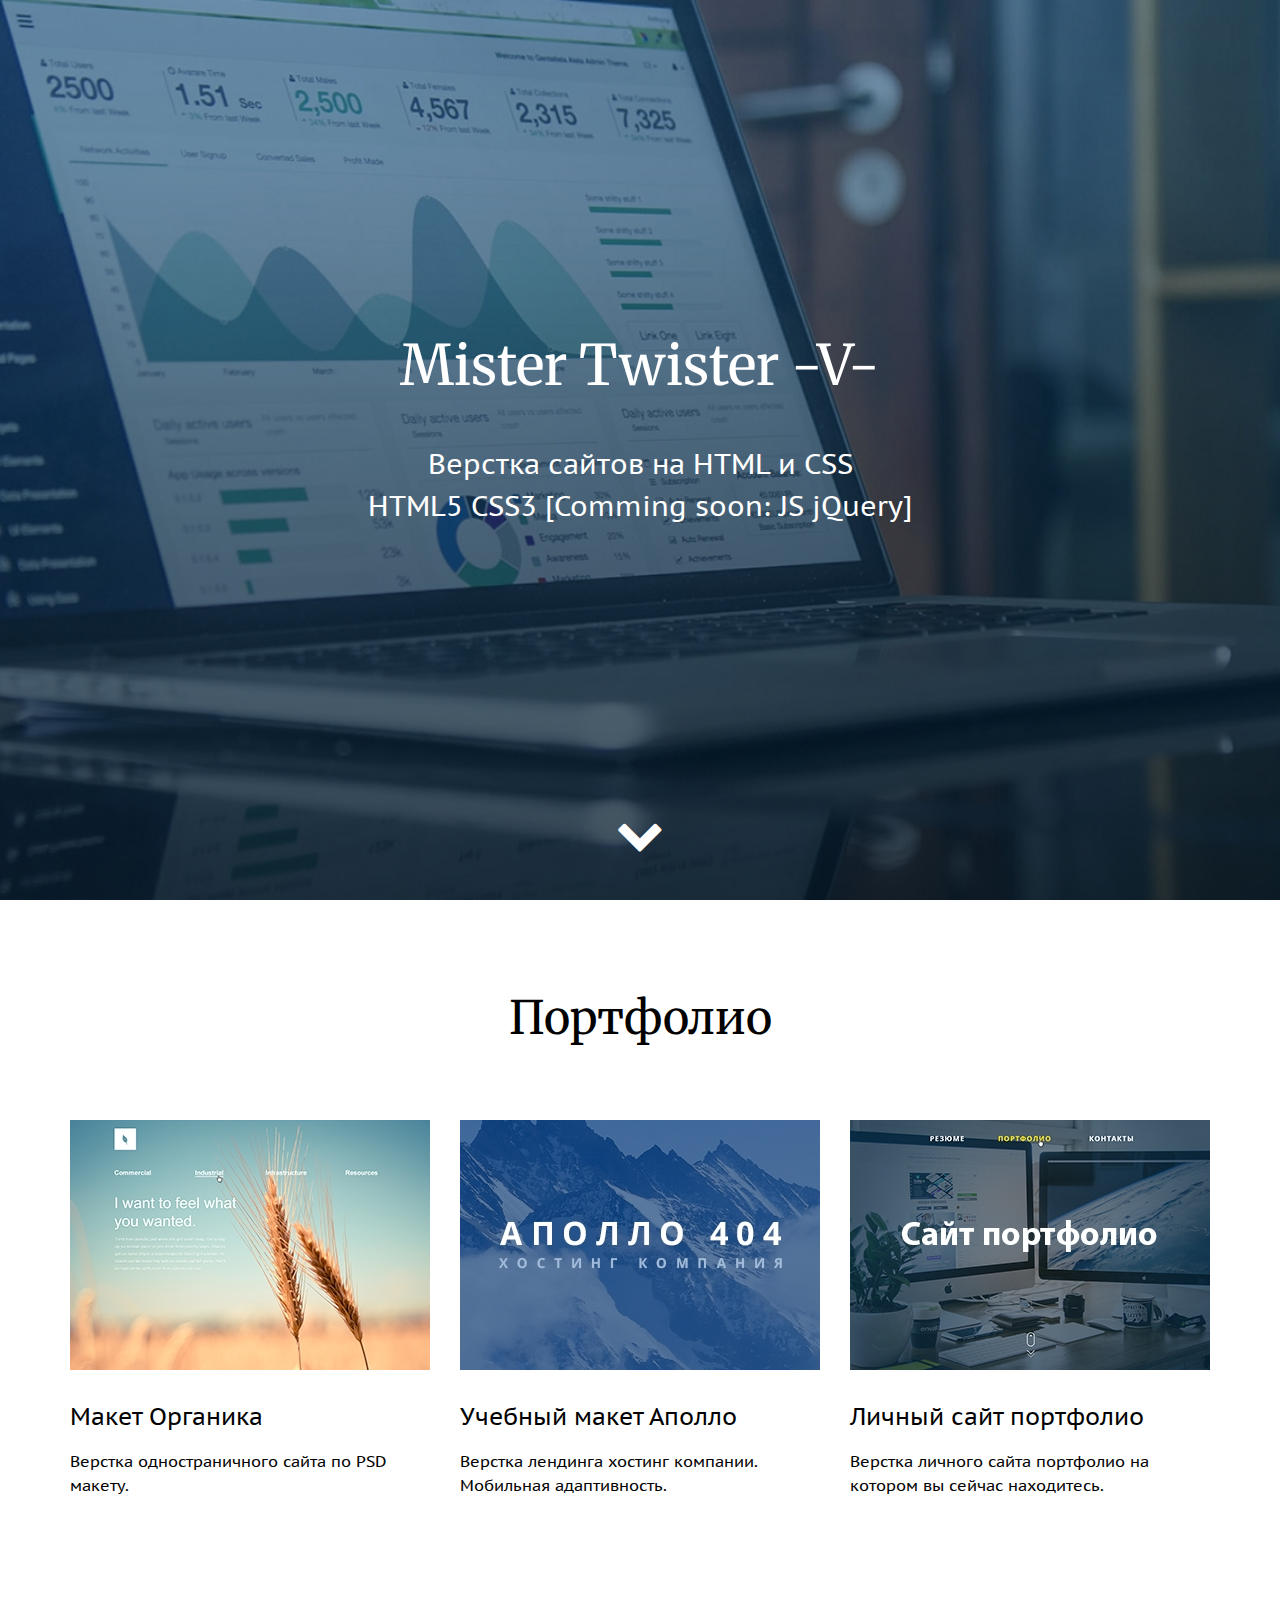
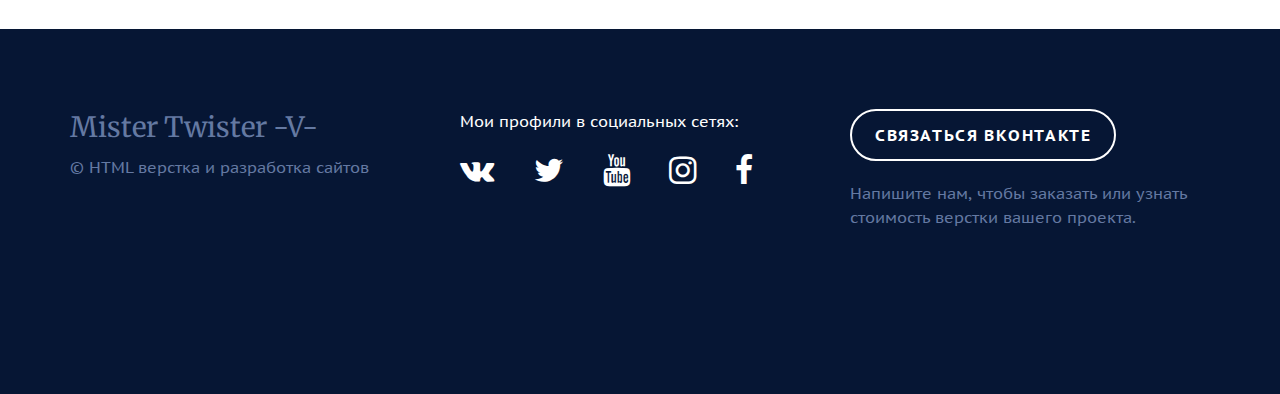
<file: index.html>
<!DOCTYPE html>
<html lang="ru">
  <head>
    <meta charset="UTF-8" />
    <!-- Отображение страницы в мастштабе 100% на устройстве, на котором открыт сатй -->
    <meta name="viewport" content="width=device-width, initial-scale=1" />
    <!-- Инструкция для работы в IE -->
    <meta http-equiv="X-UA-Compatible" content="ie=edge" />
    <title>Porfolio</title>
    <link rel="stylesheet" href="css/normalize.css" />
    <link rel="stylesheet" href="css/fonts.css" />
    <link
      href="https://stackpath.bootstrapcdn.com/font-awesome/4.7.0/css/font-awesome.min.css"
      rel="stylesheet"
    />
    <link
      href="https://fonts.googleapis.com/css?family=Merriweather|PT+Sans+Caption:400,700&display=swap&subset=cyrillic"
      rel="stylesheet"
    />
    <link rel="stylesheet" href="css/style.css" />
    <link
      rel="shortcut icon"
      type="image/x-icon"
      href="img/favicon/favicon-16x16.png"
    />
  </head>
  <body>
    <!-- HEADER -->
    <div class="header">
      <div class="header__title">Mister Twister -V-</div>
      <div class="header__slogan">
        Верстка сайтов на HTML и CSS<br />HTML5 CSS3 [Comming soon: JS jQuery]
      </div>
      <div class="header__arrow">
        <a href="index.html#prof" class="icon-chevron-down"></a>
      </div>
    </div>

    <!-- PORTFOLIO -->

    <div id="prof" class="portfolio">
      <div class="container">
        <div class="title">
          Портфолио
        </div>
        <div class="row">
          <!-- Работа с портфолио! -->
          <div class="col-4">
            <div class="portfolio-item">
              <div class="portfolio-item__img">
                <img src="img/projects/project_organica.jpg" alt="Organica" />
              </div>

              <div class="portfolio-item__title">
                <a href="work_organica.html">Макет Органика</a>
              </div>
              <div class="portfolio-item__text">
                <p>Верстка одностраничного сайта по PSD макету.</p>
              </div>
            </div>
          </div>
          <!-- Закончена работа с порфолио! -->

          <!-- Работа с портфолио! -->
          <div class="col-4">
            <div class="portfolio-item">
              <div class="portfolio-item__img">
                <img src="img/projects/project_apollo.jpg" alt="Apollo" />
              </div>

              <div class="portfolio-item__title">
                <a href="work_apollo.html">Учебный макет Аполло</a>
              </div>
              <div class="portfolio-item__text">
                <p>
                  Верстка лендинга хостинг компании. Мобильная адаптивность.
                </p>
              </div>
            </div>
          </div>
          <!-- Закончена работа с порфолио! -->

          <!-- Работа с портфолио! -->
          <div class="col-4">
            <div class="portfolio-item">
              <div class="portfolio-item__img">
                <img src="img/projects/project_portfolio.jpg" alt="Portfolio" />
              </div>

              <div class="portfolio-item__title">
                <a href="work_personal.html">Личный сайт портфолио</a>
              </div>
              <div class="portfolio-item__text">
                <p>
                  Верстка личного сайта портфолио на котором вы сейчас
                  находитесь.
                </p>
              </div>
            </div>
          </div>
          <!-- Закончена работа с порфолио! -->
        </div>
      </div>
    </div>

    <!-- FOOTER -->
    <div class="footer">
      <div class="container">
        <div class="row">
          <!-- 1-ая колонка -->
          <div class="col-4">
            <p class="footer__name">Mister Twister -V-</p>
            <p>© HTML верстка и разработка сайтов</p>
          </div>
          <!-- КОНЕЦ -->

          <!-- 2-ая колонка -->
          <div class="col-4">
            <p class="footer__social">Мои профили в социальных сетях:</p>
            <p class="footer__social_icons">
              <a href="index.html#prof" target="_blank">
                <i class="icon-vk"></i
              ></a>
              <a href="index.html#prof"> <i class="icon-twitter"></i></a>
              <a
                href="https://www.youtube.com/channel/UCn5wduCq2Mus0v85QZn9IaA"
                target="_blank"
              >
                <i class="icon-youtube"></i
              ></a>
              <a href="index.html#prof" target="_blank">
                <i class="icon-instagram"></i
              ></a>
              <a href="index.html#prof"> <i class="icon-facebook"></i></a>
              <!-- wi 36 ; he 22 -->
            </p>
          </div>
          <!-- КОНЕЦ -->

          <!-- 3-Ья колонка -->
          <div class="col-4">
            <div>
              <a href="index.html#prof" class="btn__vk" target="_blank"
                >связаться ВКОНТАКТЕ</a
              >
            </div>
            <p>
              Напишите нам, чтобы заказать или узнать<br />
              стоимость верстки вашего проекта.
            </p>
          </div>
          <!-- КОНЕЦ -->
        </div>
      </div>
    </div>
  </body>
</html>
</file>
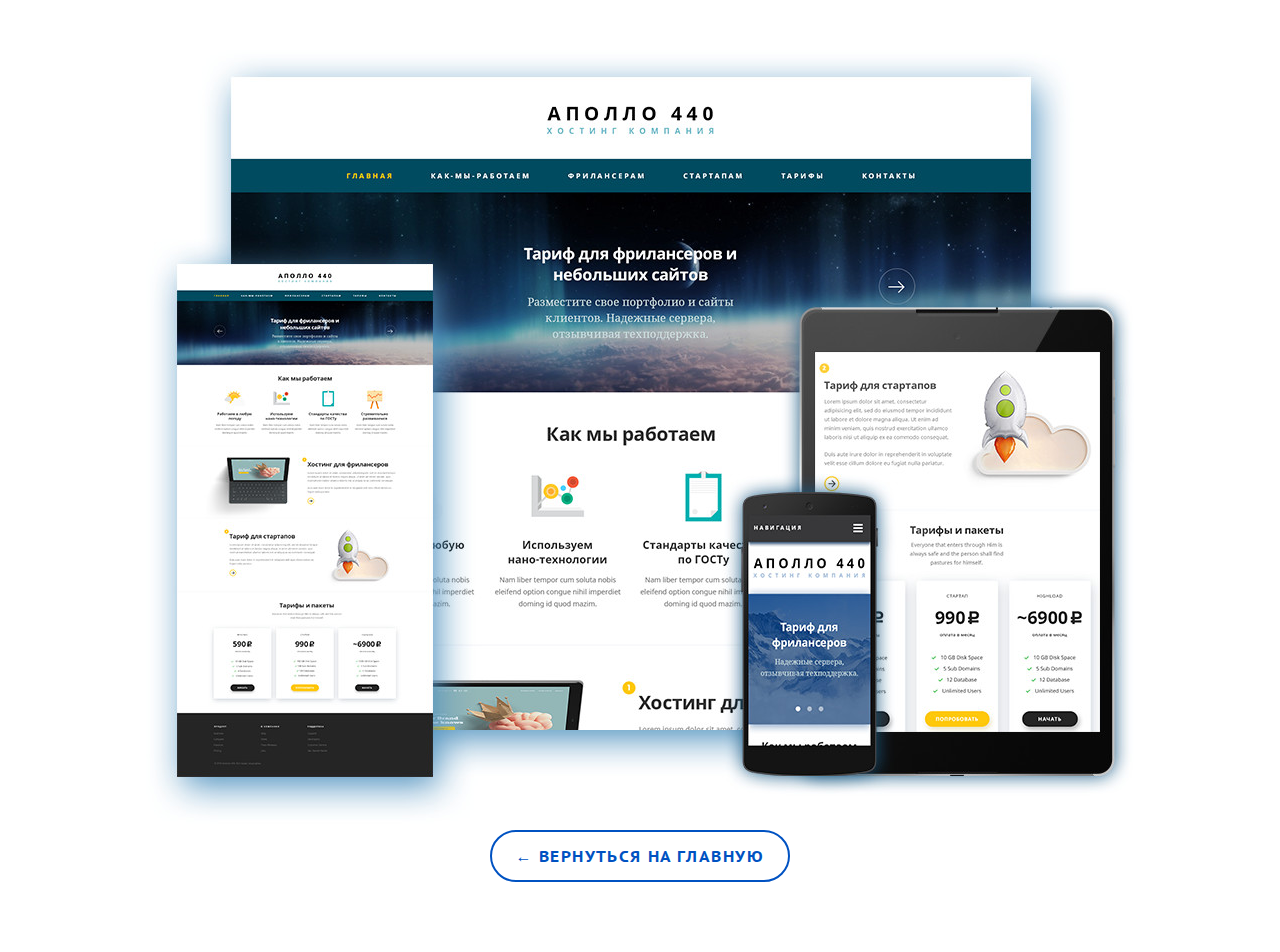
<file: work_apollo.html>
<!DOCTYPE html>
<html lang="ru">
  <head>
    <meta charset="UTF-8" />
    <meta name="viewport" content="width=device-width, initial-scale=1.0" />
    <meta http-equiv="X-UA-Compatible" content="ie=edge" />
    <title>Макет Аполло</title>
    <link rel="stylesheet" href="css/normalize.css" />
    <link
      href="https://fonts.googleapis.com/css?family=Merriweather|PT+Sans+Caption:400,700&display=swap&subset=cyrillic"
      rel="stylesheet"
    />
    <link rel="stylesheet" href="css/style.css" />
    <link
      rel="shortcut icon"
      type="image/x-icon"
      href="img/favicon/favicon-16x16.png"
    />
  </head>
  <body>
    <div class="portfolio-single-page">
      <div class="container">
        <img src="img/big/site-apollo.jpg" alt="Макет Аполло" />
        <a href="index.html#prof" class="btn__back"
          >&larr; Вернуться на главную</a
        >
      </div>
    </div>
  </body>
</html>
</file>
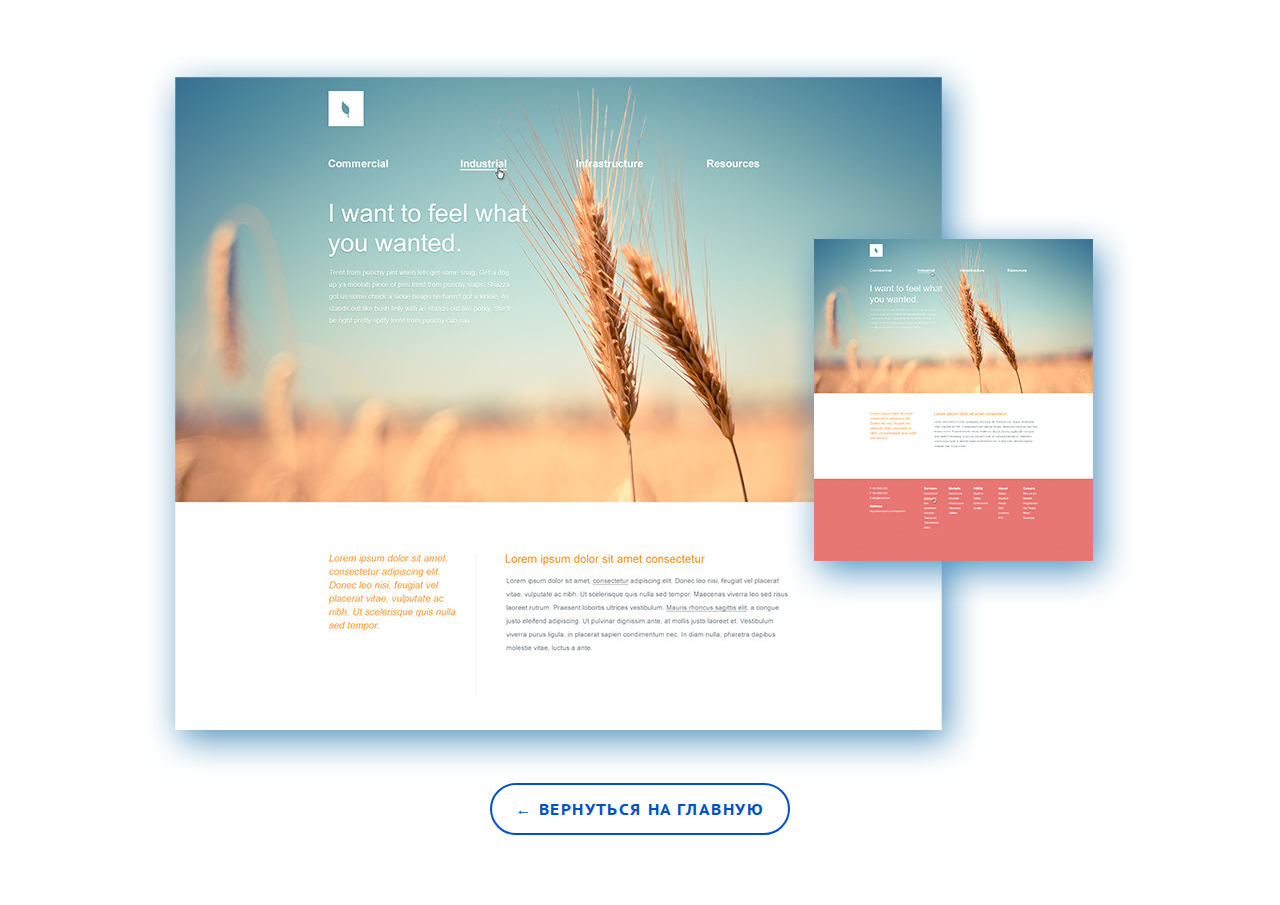
<file: work_organica.html>
<!DOCTYPE html>
<html lang="ru">
  <head>
    <meta charset="UTF-8" />
    <meta name="viewport" content="width=device-width, initial-scale=1.0" />
    <meta http-equiv="X-UA-Compatible" content="ie=edge" />
    <title>Макет Органика</title>
    <link rel="stylesheet" href="css/normalize.css" />
    <link
      href="https://fonts.googleapis.com/css?family=Merriweather|PT+Sans+Caption:400,700&display=swap&subset=cyrillic"
      rel="stylesheet"
    />
    <link rel="stylesheet" href="css/style.css" />
    <link
      rel="shortcut icon"
      type="image/x-icon"
      href="img/favicon/favicon-16x16.png"
    />
  </head>
  <body>
    <div class="portfolio-single-page">
      <div class="container">
        <img src="img/big/site-organica.jpg" alt="Макет Органика" />
        <a href="index.html#prof" class="btn__back"
          >&larr; Вернуться на главную</a
        >
      </div>
    </div>
  </body>
</html>
</file>
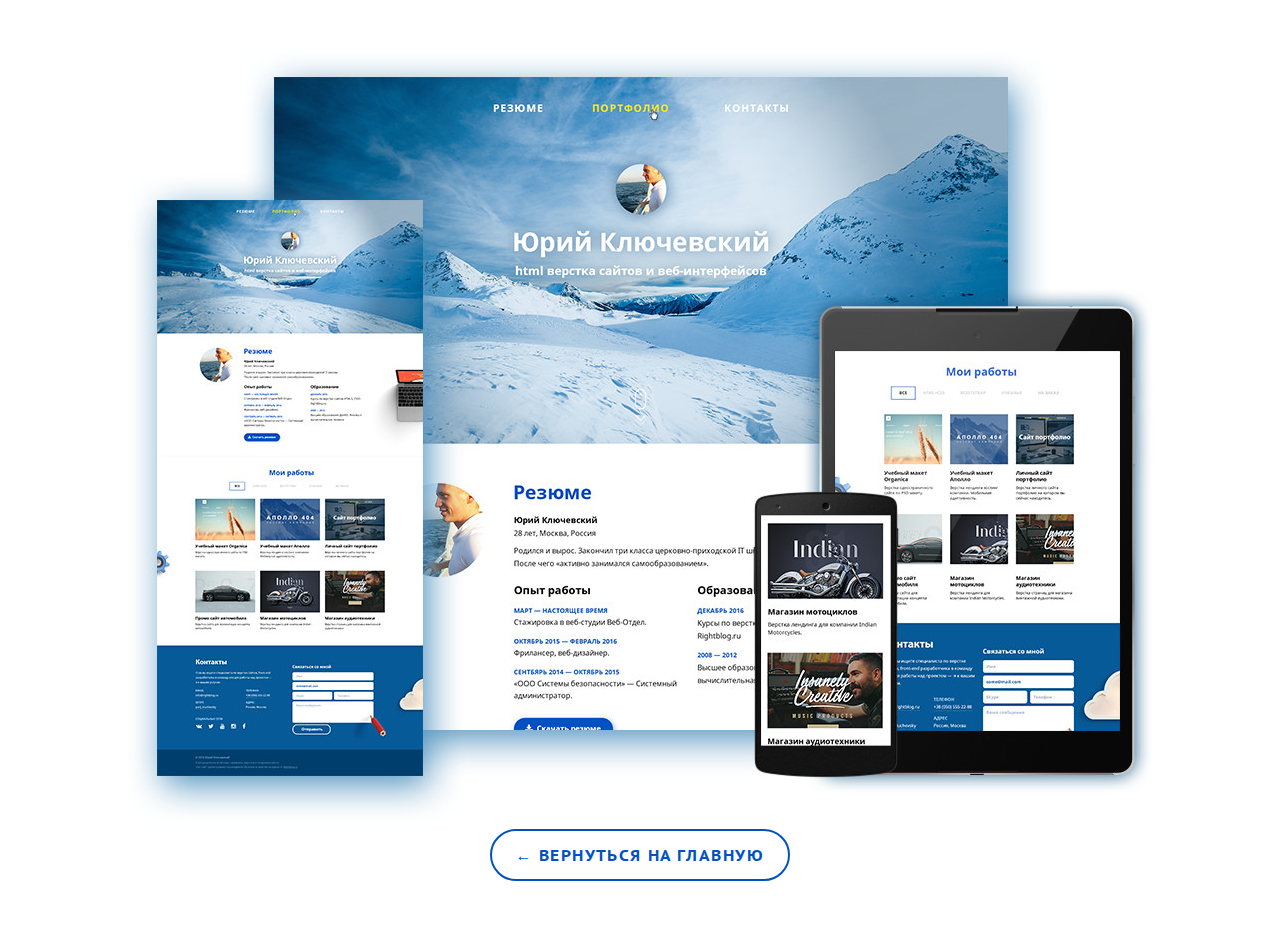
<file: work_personal.html>
<!DOCTYPE html>
<html lang="ru">
  <head>
    <meta charset="UTF-8" />
    <meta name="viewport" content="width=device-width, initial-scale=1.0" />
    <meta http-equiv="X-UA-Compatible" content="ie=edge" />
    <title>Макет Портфолио</title>
    <link rel="stylesheet" href="css/normalize.css" />
    <link
      href="https://fonts.googleapis.com/css?family=Merriweather|PT+Sans+Caption:400,700&display=swap&subset=cyrillic"
      rel="stylesheet"
    />
    <link rel="stylesheet" href="css/style.css" />
    <link
      rel="shortcut icon"
      type="image/x-icon"
      href="img/favicon/favicon-16x16.png"
    />
  </head>
  <body>
    <div class="portfolio-single-page">
      <div class="container">
        <img src="img/big/site-personal.jpg" alt="Макет Портфолио" />
        <a href="index.html#prof" class="btn__back"
          >&larr; Вернуться на главную</a
        >
      </div>
    </div>
  </body>
</html>
</file>
<file: css/fonts.css>
@font-face {
  font-family: "icomoon";
  src: url("../fonts/icomoon.eot?2p3x1");
  src: url("../fonts/icomoon.eot?2p3x1#iefix") format("embedded-opentype"),
    url("../fonts/icomoon.ttf?2p3x1") format("truetype"),
    url("../fonts/icomoon.woff?2p3x1") format("woff"),
    url("../fonts/icomoon.svg?2p3x1#icomoon") format("svg");
  font-weight: normal;
  font-style: normal;
  font-display: block;
}

[class^="icon-"],
[class*=" icon-"] {
  /* use !important to prevent issues with browser extensions that change fonts */
  font-family: "icomoon" !important;
  speak: none;
  font-style: normal;
  font-weight: normal;
  font-variant: normal;
  text-transform: none;
  line-height: 1;

  /* Better Font Rendering =========== */
  -webkit-font-smoothing: antialiased;
  -moz-osx-font-smoothing: grayscale;
}

.icon-chevron-down:before {
  content: "\f078";
}
.icon-twitter:before {
  content: "\f099";
}
.icon-facebook:before {
  content: "\f09a";
}
.icon-facebook-f:before {
  content: "\f09a";
}
.icon-bars:before {
  content: "\f0c9";
}
.icon-navicon:before {
  content: "\f0c9";
}
.icon-reorder:before {
  content: "\f0c9";
}
.icon-youtube:before {
  content: "\f167";
}
.icon-instagram:before {
  content: "\f16d";
}
.icon-vk:before {
  content: "\f189";
}
</file>
<file: css/style.css>
* {
  box-sizing: border-box;
}

html,
body {
  font-family: "PT Sans Caption", sans-serif;
  font-size: 16px;
  line-height: 1.5;
  min-width: 280px;
}

img {
  display: inline-block;
}

a {
  transition: 0.2s ease-out;
}

/* GRIIIIIIID */

.container {
  width: 1140px;
  margin-left: auto;
  margin-right: auto;
}

/* Создание ПСЕВДОЭЛЕМЕНТА after: */
.row:after {
  /* Очистить потоки обтекания слева и справа. */
  clear: both;
  /* Вставить пустой контент, чтобы отработало клир боус */
  content: "";
  /* Для корректного отображения в современных/старых браузерах: */
  display: table;
}

.col-4 {
  width: 360px;
  margin-right: 30px;
  float: left;
}

/* Описание для последнего элемента "портфолио" */
.col-4:last-child {
  margin-right: 0px;
}

/* HEADERRRRRRRR */

.header {
  background-color: #004371;
  background-image: url(../img/bg/bg-header.jpg.jpg);
  /* Чтобы не повторялось, если открыто на не стандартном устройстве: */
  background-repeat: no-repeat;
  /* Позиционированние по центру: */
  background-position: center;
  /* Чтобы картинка покрывала все, где есть контент: */
  background-size: cover;

  height: 100vh;
  min-height: 400px;

  color: #ffffff;
  text-align: center;

  display: flex;
  flex-direction: column;
  justify-content: center;
  align-items: center;

  position: relative;
}

.header__title {
  font-family: "Merriweather", serif;
  font-size: 56px;
  margin-bottom: 36px;
  margin-top: -50px;
}

.header__slogan {
  font-size: 28px;
  line-height: 42px;
}

.header__arrow {
  font-size: 48px;
  /* background: red; */
  width: 60px;
  height: 50px;
  margin-left: -30px;
  position: absolute;
  bottom: 50px;
  left: 50%;
}

.header__arrow a {
  text-decoration: none;
  color: #fff;
}

.header__arrow a:hover {
  color: #ffe400;
}

/* ПОРТФОЛИОООООО */

.portfolio {
  padding-top: 84px;
  padding-bottom: 112px;
}

.portfolio-item {
  margin-bottom: 20px;
}

.portfolio-item__title a {
  text-decoration: none;
  color: #000;
  border-bottom: 1px solid #fff;
}

.portfolio-item__title a:hover {
  color: #0052c2;
  border-color: rgba(0, 92, 194, 0.3);
}

.title {
  font-size: 46px;
  margin-bottom: 67px;
  font-family: "Merriweather", serif;
  text-align: center;
}

.portfolio-item__img {
  padding-bottom: 25px;
}

.portfolio-item__img img {
  max-width: 100%;
  height: auto;
}

.portfolio-item__title {
  font-size: 24px;
  line-height: normal;
  margin-bottom: 17px;
}

.portfolio-item__text p {
  margin-top: 0px;
  margin-bottom: 15px;
}

/* ПОРТФОЛИОООООО SINGLE-PAGEEEE  */

.portfolio-single-page {
  padding-top: 50px;
  padding-bottom: 50px;
  text-align: center;
}

.portfolio-single-pag img {
  margin-bottom: 50px;
  max-width: 100%;
  height: auto;
}

.btn__back {
  font-weight: 700;
  text-decoration: none;
  color: #0052c2;
  text-transform: uppercase;
  letter-spacing: 1.6px;

  display: inline-block;

  border-width: 2px;
  border-color: #0052c2;
  border-style: solid;

  border-radius: 50px;

  background-color: #fff;
  padding: 12px 23px 12px 23px;

  margin-bottom: 20px;
  transition: 0.2s ease-out;
}

.btn__back:hover {
  color: #fff;
  background-color: #0052c2;
}

/* ПОРТФОЛИОООООО SINGLE-PAGEEEE  */

/* FOOOOOTERRRR */
/* FOOOOOTERRRR */
/* FOOOOOTERRRR */

.footer {
  background-color: #061634;
  color: #6479a2;
  padding-top: 80px;
  padding-bottom: 150px;
}

.footer p {
  margin-top: 0px;
  margin-bottom: 15px;
}

p.footer__name {
  font-size: 28px;
  margin-bottom: 10px;
  line-height: normal;
  font-family: "Merriweather", serif;
}

p.footer__social {
  color: #fff;
}

p.footer__social_icons {
  color: #fff;
  font-size: 32px;
}

p.footer__social_icons a {
  color: #fff;
  text-decoration: none;
  margin-right: 30px;
}

p.footer__social_icons a:last-child {
  margin-right: 0px;
}

p.footer__social_icons a:hover {
  color: #ffe400;
}

.btn__vk {
  font-weight: 700;
  text-decoration: none;
  color: #fff;
  text-transform: uppercase;
  letter-spacing: 1.6px;

  display: inline-block;

  /* border: 2px solid #ffffff; */
  border-width: 2px;
  border-color: #fff;
  border-style: solid;

  border-radius: 50px;

  background-color: #061634;
  padding: 12px 23px 12px 23px;

  margin-bottom: 20px;
  transition: 0.2s ease-out;
}

.btn__vk:hover {
  color: #061634;
  background-color: #fff;
}

/* FOOOOOTERRRR */
/* FOOOOOTERRRR */
/* FOOOOOTERRRR */

/* MEDIAAAAAAA */
/* MEDIAAAAAAA */

/* При ширине экрана 1160пх и менее 
будет выполнен медиа запрос: */
@media (max-width: 1160px) {
  .container {
    width: 100%;
  }

  .col-4 {
    width: 100%; /* реальная ширина = 
    width: 100%; + border = 0 + padding = 15 + 15 = 100% +30px  */
    margin: 0;
    margin-bottom: 30px;
    padding-left: 15px;
    padding-right: 15px;
    text-align: center;
  }

  .header {
    padding-left: 15px;
    padding-right: 15px;
  }

  .header__title {
    font-size: 38px;
    line-height: 48px;
    margin-bottom: 15px;
  }

  .header__slogan {
    font-size: 22px;
    line-height: 38px;
  }

  .portfolio {
    padding-top: 40px;
    padding-bottom: 50px;
  }

  .title {
    font-size: 36px;
  }

  .footer {
    padding-top: 70px;
    padding-bottom: 60px;
  }
}

/* MEDIAAAAAAA */
/* MEDIAAAAAAA */

/* TRASH

color: #000000;
font-size: 16px;
font-weight: 400;
Text style for "М, акет Ор" 
color: #0052c2;

*/

/* 

Fonts on landing:

font-family: 'Merriweather', serif;
font-family: 'PT Sans Caption', sans-serif;

*/
</file>
